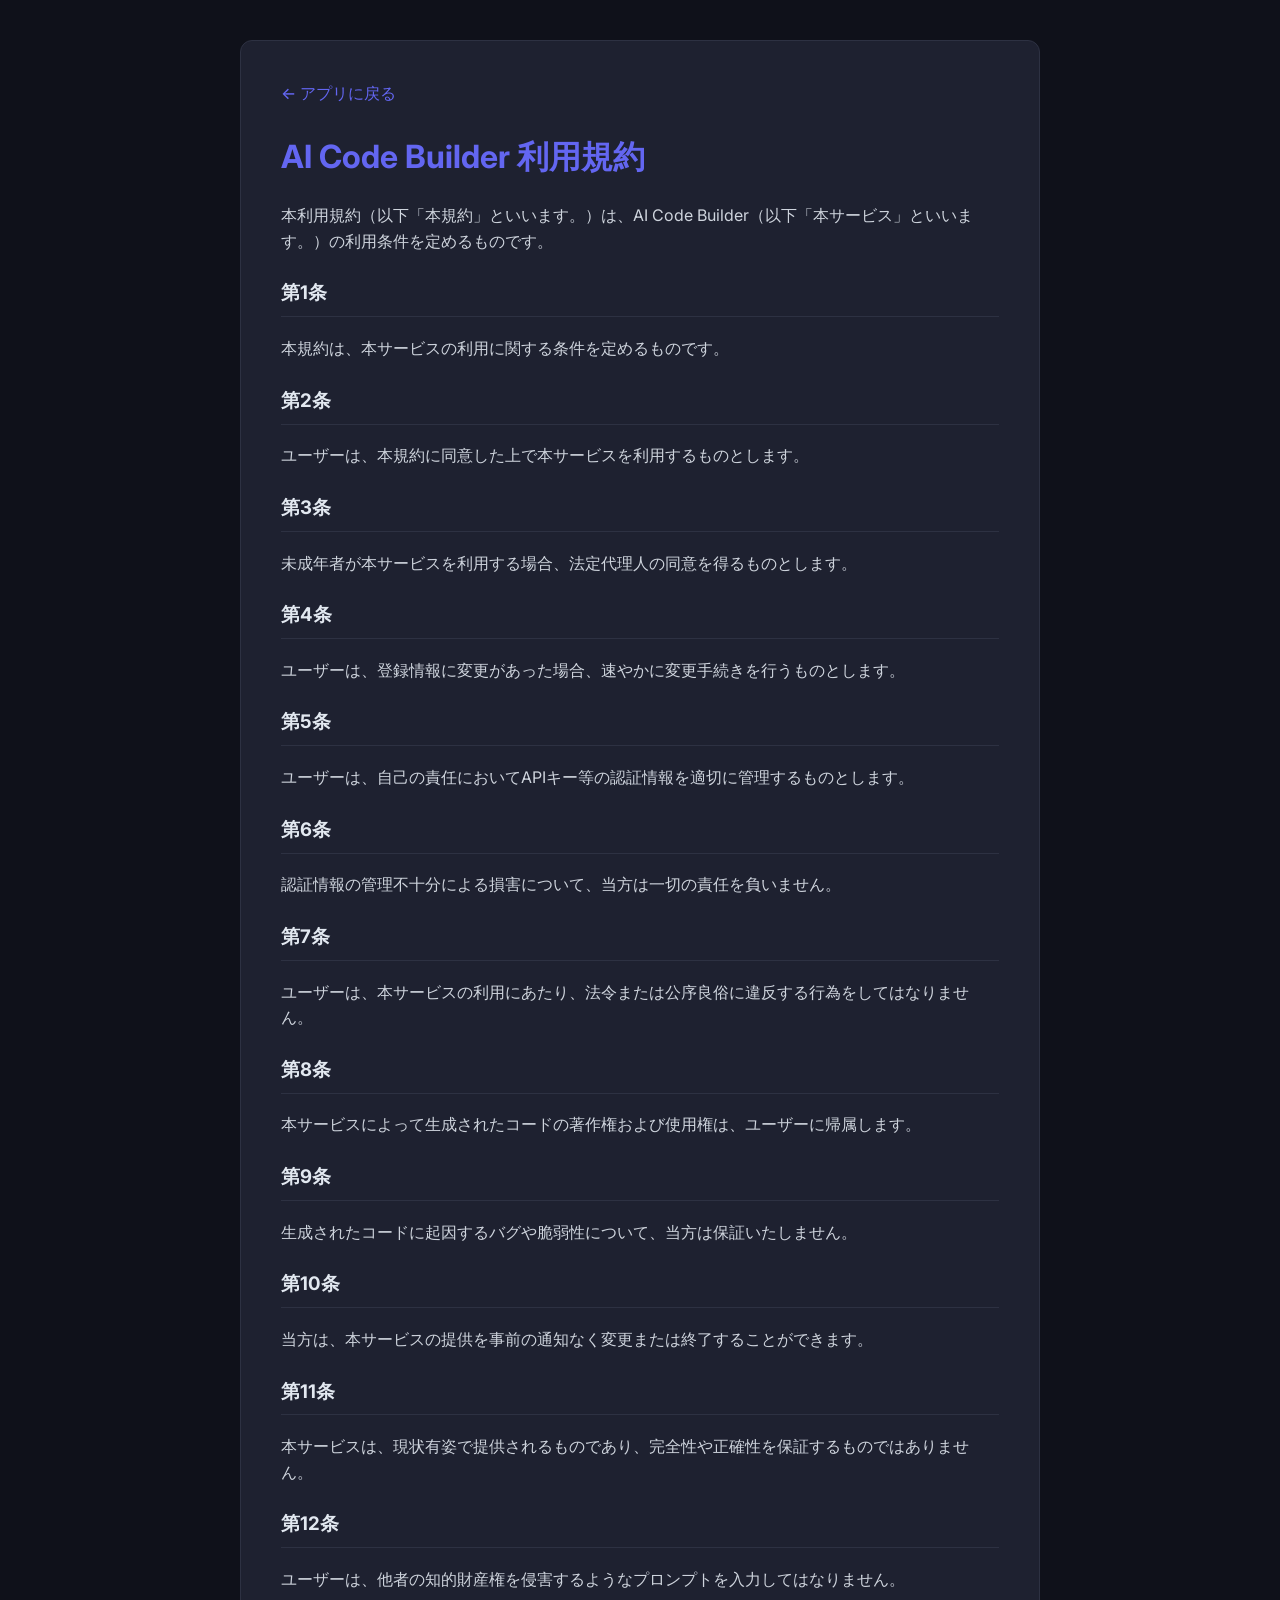
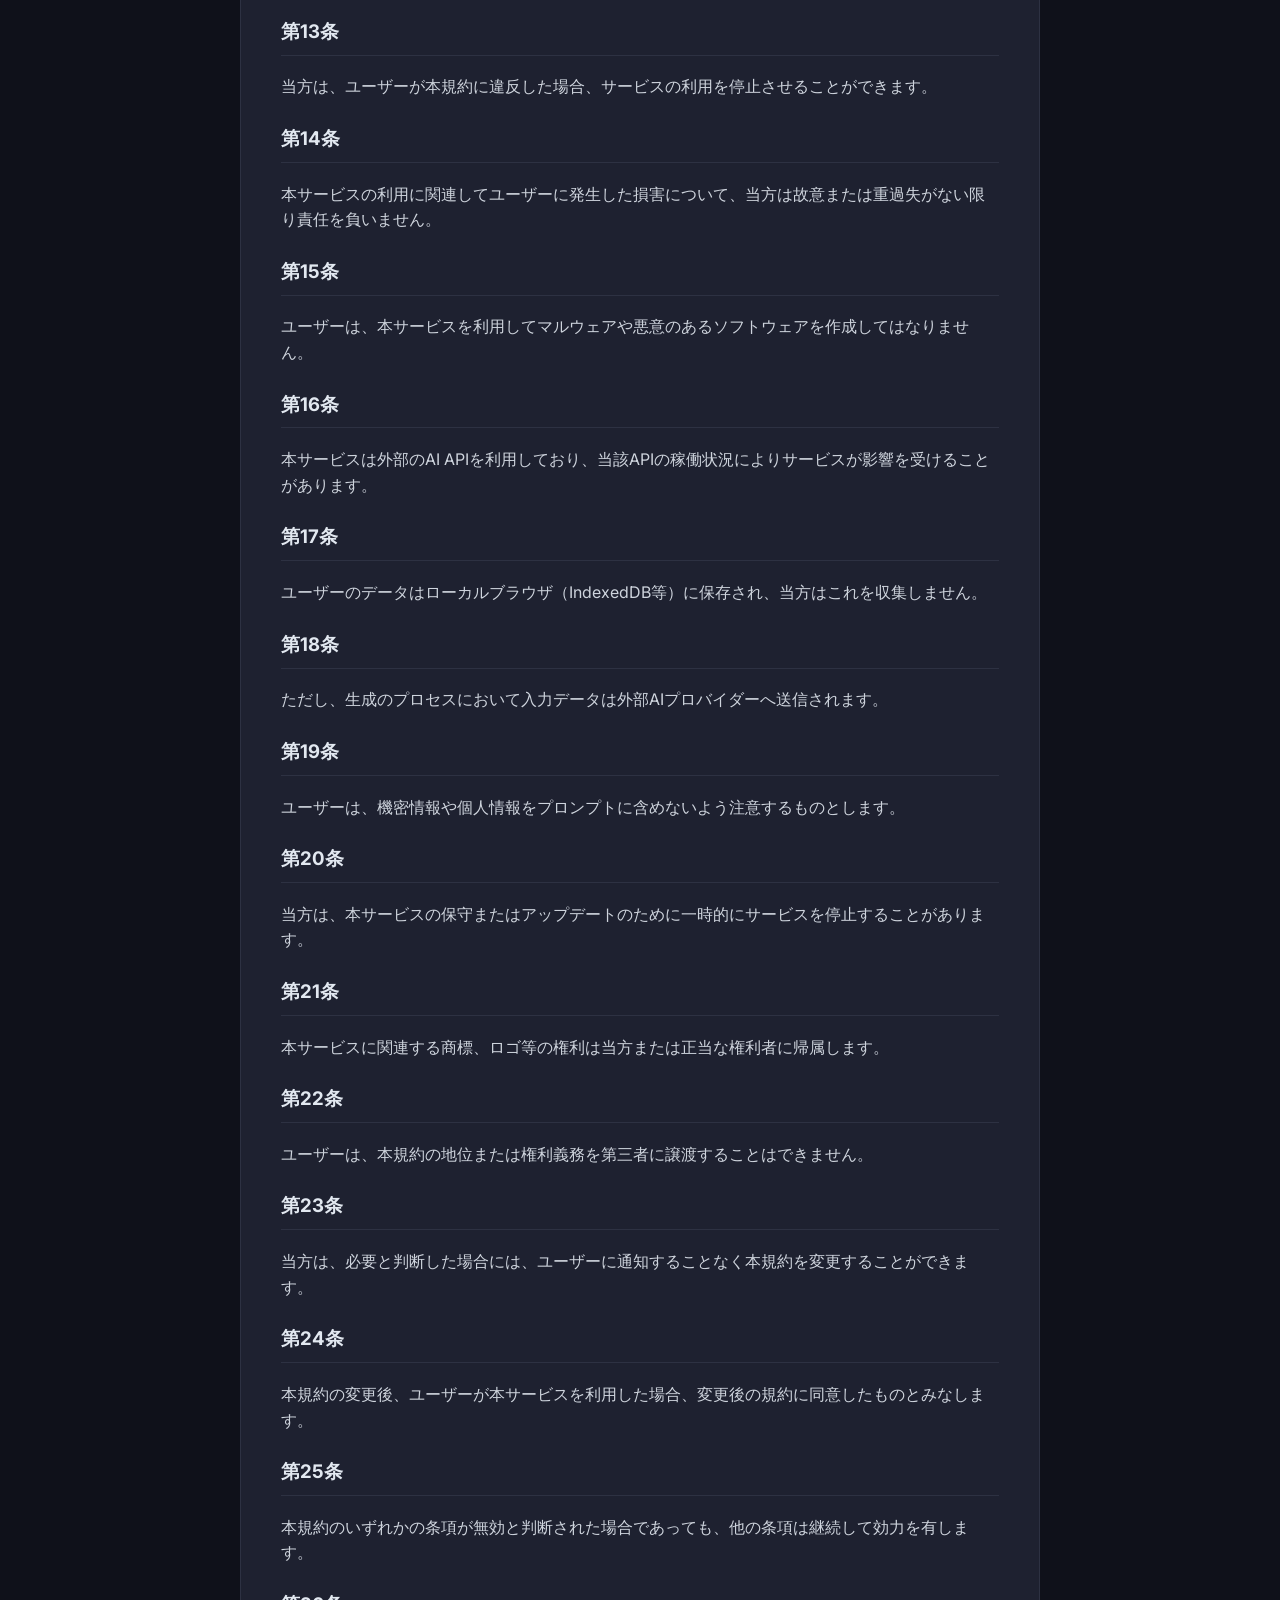
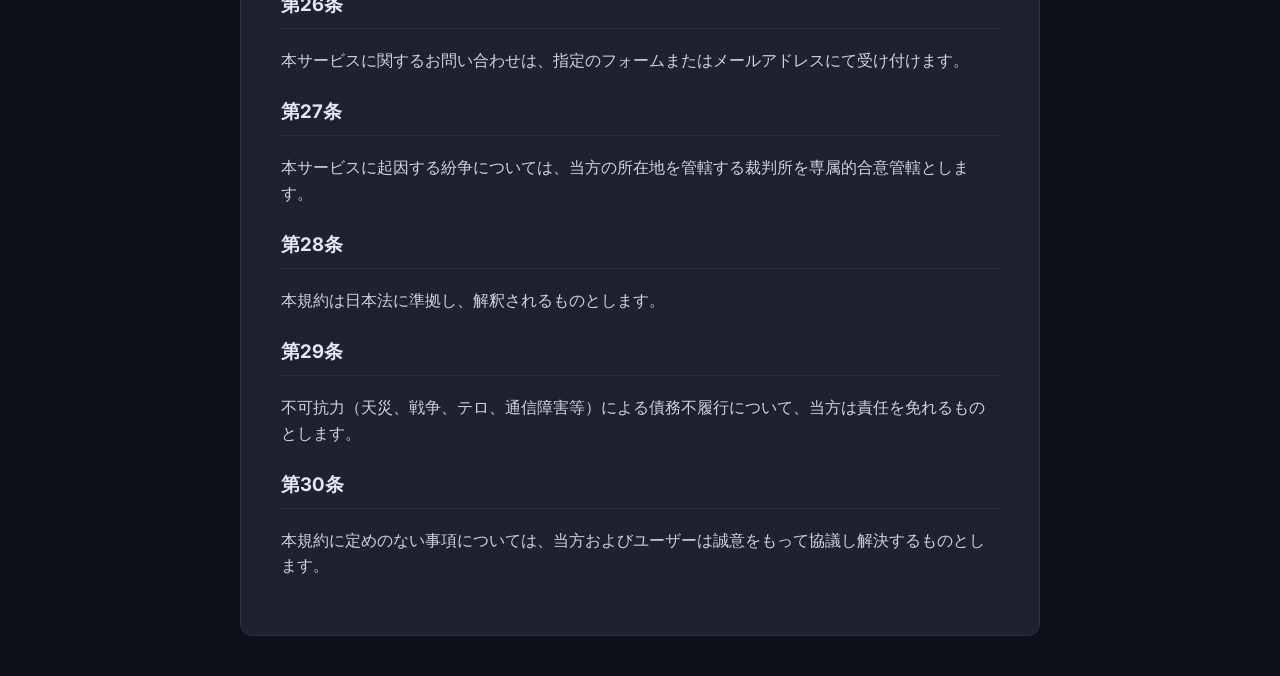
<file: terms.html>
<!DOCTYPE html>
<html lang="ja" data-theme="dark">
<head>
    <meta charset="UTF-8">
    <meta name="viewport" content="width=device-width, initial-scale=1.0">
    <title>利用規約 - AI Code Builder</title>
    <link href="https://fonts.googleapis.com/css2?family=Inter:wght@300;400;500;600;700&display=swap" rel="stylesheet">
    <style>
        :root[data-theme="dark"] {
            --bg: #0f111a;
            --text: #e2e8f0;
            --surface: #1e2130;
            --border: #2d3142;
            --primary: #6366f1;
        }
        :root[data-theme="light"] {
            --bg: #f8fafc;
            --text: #1e293b;
            --surface: #ffffff;
            --border: #e2e8f0;
            --primary: #4f46e5;
        }
        * { box-sizing: border-box; }
        body {
            font-family: 'Inter', system-ui, sans-serif;
            background: var(--bg);
            color: var(--text);
            line-height: 1.6;
            margin: 0;
            padding: 40px 20px;
        }
        .container {
            max-width: 800px;
            margin: 0 auto;
            background: var(--surface);
            padding: 40px;
            border-radius: 12px;
            border: 1px solid var(--border);
        }
        h1 { margin-top: 0; color: var(--primary); }
        h3 { margin-top: 24px; border-bottom: 1px solid var(--border); padding-bottom: 8px; }
        p { margin-bottom: 16px; color: var(--text); opacity: 0.9; }
        .back-btn {
            display: inline-block;
            margin-bottom: 24px;
            color: var(--primary);
            text-decoration: none;
            font-weight: 500;
        }
        .back-btn:hover { text-decoration: underline; }
    </style>
</head>
<body>
    <div class="container">
        <a href="index.html" class="back-btn">&larr; アプリに戻る</a>
        <h1>AI Code Builder 利用規約</h1>
        <p>本利用規約（以下「本規約」といいます。）は、AI Code Builder（以下「本サービス」といいます。）の利用条件を定めるものです。</p>

        <script>
            // 30条分の規約を動的に生成
            const container = document.querySelector('.container');
            const contents = [
                "本規約は、本サービスの利用に関する条件を定めるものです。",
                "ユーザーは、本規約に同意した上で本サービスを利用するものとします。",
                "未成年者が本サービスを利用する場合、法定代理人の同意を得るものとします。",
                "ユーザーは、登録情報に変更があった場合、速やかに変更手続きを行うものとします。",
                "ユーザーは、自己の責任においてAPIキー等の認証情報を適切に管理するものとします。",
                "認証情報の管理不十分による損害について、当方は一切の責任を負いません。",
                "ユーザーは、本サービスの利用にあたり、法令または公序良俗に違反する行為をしてはなりません。",
                "本サービスによって生成されたコードの著作権および使用権は、ユーザーに帰属します。",
                "生成されたコードに起因するバグや脆弱性について、当方は保証いたしません。",
                "当方は、本サービスの提供を事前の通知なく変更または終了することができます。",
                "本サービスは、現状有姿で提供されるものであり、完全性や正確性を保証するものではありません。",
                "ユーザーは、他者の知的財産権を侵害するようなプロンプトを入力してはなりません。",
                "当方は、ユーザーが本規約に違反した場合、サービスの利用を停止させることができます。",
                "本サービスの利用に関連してユーザーに発生した損害について、当方は故意または重過失がない限り責任を負いません。",
                "ユーザーは、本サービスを利用してマルウェアや悪意のあるソフトウェアを作成してはなりません。",
                "本サービスは外部のAI APIを利用しており、当該APIの稼働状況によりサービスが影響を受けることがあります。",
                "ユーザーのデータはローカルブラウザ（IndexedDB等）に保存され、当方はこれを収集しません。",
                "ただし、生成のプロセスにおいて入力データは外部AIプロバイダーへ送信されます。",
                "ユーザーは、機密情報や個人情報をプロンプトに含めないよう注意するものとします。",
                "当方は、本サービスの保守またはアップデートのために一時的にサービスを停止することがあります。",
                "本サービスに関連する商標、ロゴ等の権利は当方または正当な権利者に帰属します。",
                "ユーザーは、本規約の地位または権利義務を第三者に譲渡することはできません。",
                "当方は、必要と判断した場合には、ユーザーに通知することなく本規約を変更することができます。",
                "本規約の変更後、ユーザーが本サービスを利用した場合、変更後の規約に同意したものとみなします。",
                "本規約のいずれかの条項が無効と判断された場合であっても、他の条項は継続して効力を有します。",
                "本サービスに関するお問い合わせは、指定のフォームまたはメールアドレスにて受け付けます。",
                "本サービスに起因する紛争については、当方の所在地を管轄する裁判所を専属的合意管轄とします。",
                "本規約は日本法に準拠し、解釈されるものとします。",
                "不可抗力（天災、戦争、テロ、通信障害等）による債務不履行について、当方は責任を免れるものとします。",
                "本規約に定めのない事項については、当方およびユーザーは誠意をもって協議し解決するものとします。"
            ];
            contents.forEach((text, i) => {
                const article = document.createElement('div');
                article.innerHTML = `<h3>第${i + 1}条</h3><p>${text}</p>`;
                container.appendChild(article);
            });
        </script>
    </div>
</body>
</html>
</file>
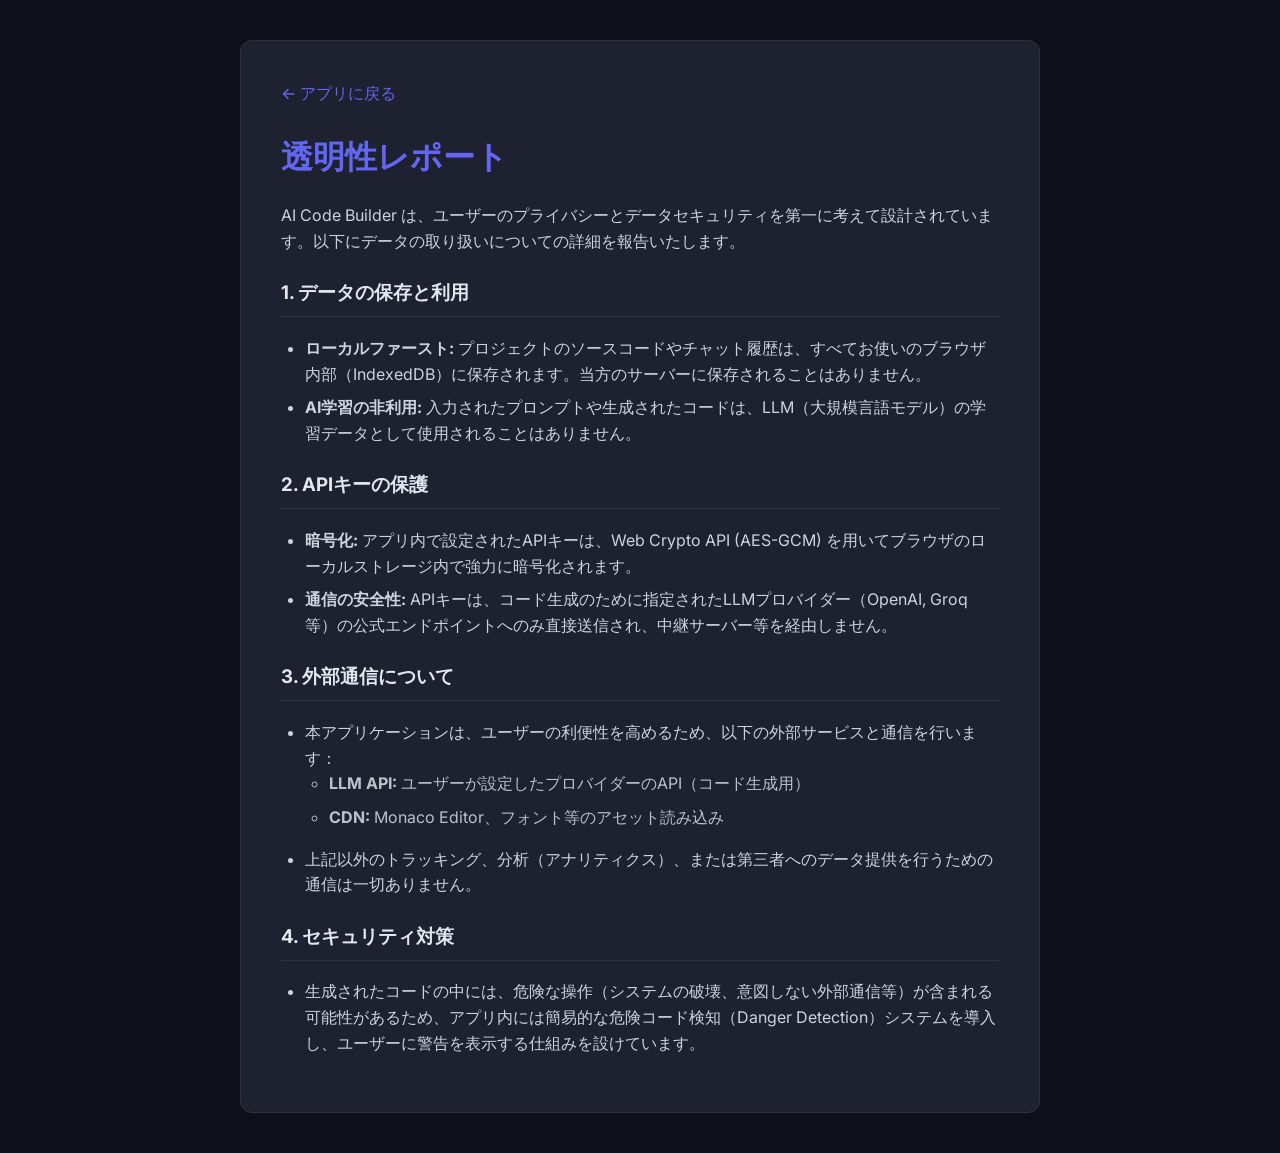
<file: transparency.html>
<!DOCTYPE html>
<html lang="ja" data-theme="dark">
<head>
    <meta charset="UTF-8">
    <meta name="viewport" content="width=device-width, initial-scale=1.0">
    <title>透明性レポート - AI Code Builder</title>
    <link href="https://fonts.googleapis.com/css2?family=Inter:wght@300;400;500;600;700&display=swap" rel="stylesheet">
    <style>
        :root[data-theme="dark"] {
            --bg: #0f111a;
            --text: #e2e8f0;
            --surface: #1e2130;
            --border: #2d3142;
            --primary: #6366f1;
        }
        :root[data-theme="light"] {
            --bg: #f8fafc;
            --text: #1e293b;
            --surface: #ffffff;
            --border: #e2e8f0;
            --primary: #4f46e5;
        }
        * { box-sizing: border-box; }
        body {
            font-family: 'Inter', system-ui, sans-serif;
            background: var(--bg);
            color: var(--text);
            line-height: 1.6;
            margin: 0;
            padding: 40px 20px;
        }
        .container {
            max-width: 800px;
            margin: 0 auto;
            background: var(--surface);
            padding: 40px;
            border-radius: 12px;
            border: 1px solid var(--border);
        }
        h1 { margin-top: 0; color: var(--primary); }
        h3 { margin-top: 24px; border-bottom: 1px solid var(--border); padding-bottom: 8px; }
        p, li { color: var(--text); opacity: 0.9; margin-bottom: 8px; }
        ul { margin-bottom: 16px; padding-left: 24px; }
        .back-btn {
            display: inline-block;
            margin-bottom: 24px;
            color: var(--primary);
            text-decoration: none;
            font-weight: 500;
        }
        .back-btn:hover { text-decoration: underline; }
    </style>
</head>
<body>
    <div class="container">
        <a href="index.html" class="back-btn">&larr; アプリに戻る</a>
        <h1>透明性レポート</h1>
        <p>AI Code Builder は、ユーザーのプライバシーとデータセキュリティを第一に考えて設計されています。以下にデータの取り扱いについての詳細を報告いたします。</p>

        <h3>1. データの保存と利用</h3>
        <ul>
            <li><strong>ローカルファースト:</strong> プロジェクトのソースコードやチャット履歴は、すべてお使いのブラウザ内部（IndexedDB）に保存されます。当方のサーバーに保存されることはありません。</li>
            <li><strong>AI学習の非利用:</strong> 入力されたプロンプトや生成されたコードは、LLM（大規模言語モデル）の学習データとして使用されることはありません。</li>
        </ul>

        <h3>2. APIキーの保護</h3>
        <ul>
            <li><strong>暗号化:</strong> アプリ内で設定されたAPIキーは、Web Crypto API (AES-GCM) を用いてブラウザのローカルストレージ内で強力に暗号化されます。</li>
            <li><strong>通信の安全性:</strong> APIキーは、コード生成のために指定されたLLMプロバイダー（OpenAI, Groq等）の公式エンドポイントへのみ直接送信され、中継サーバー等を経由しません。</li>
        </ul>

        <h3>3. 外部通信について</h3>
        <ul>
            <li>本アプリケーションは、ユーザーの利便性を高めるため、以下の外部サービスと通信を行います：
                <ul>
                    <li><strong>LLM API:</strong> ユーザーが設定したプロバイダーのAPI（コード生成用）</li>
                    <li><strong>CDN:</strong> Monaco Editor、フォント等のアセット読み込み</li>
                </ul>
            </li>
            <li>上記以外のトラッキング、分析（アナリティクス）、または第三者へのデータ提供を行うための通信は一切ありません。</li>
        </ul>

        <h3>4. セキュリティ対策</h3>
        <ul>
            <li>生成されたコードの中には、危険な操作（システムの破壊、意図しない外部通信等）が含まれる可能性があるため、アプリ内には簡易的な危険コード検知（Danger Detection）システムを導入し、ユーザーに警告を表示する仕組みを設けています。</li>
        </ul>
    </div>
</body>
</html>
</file>
